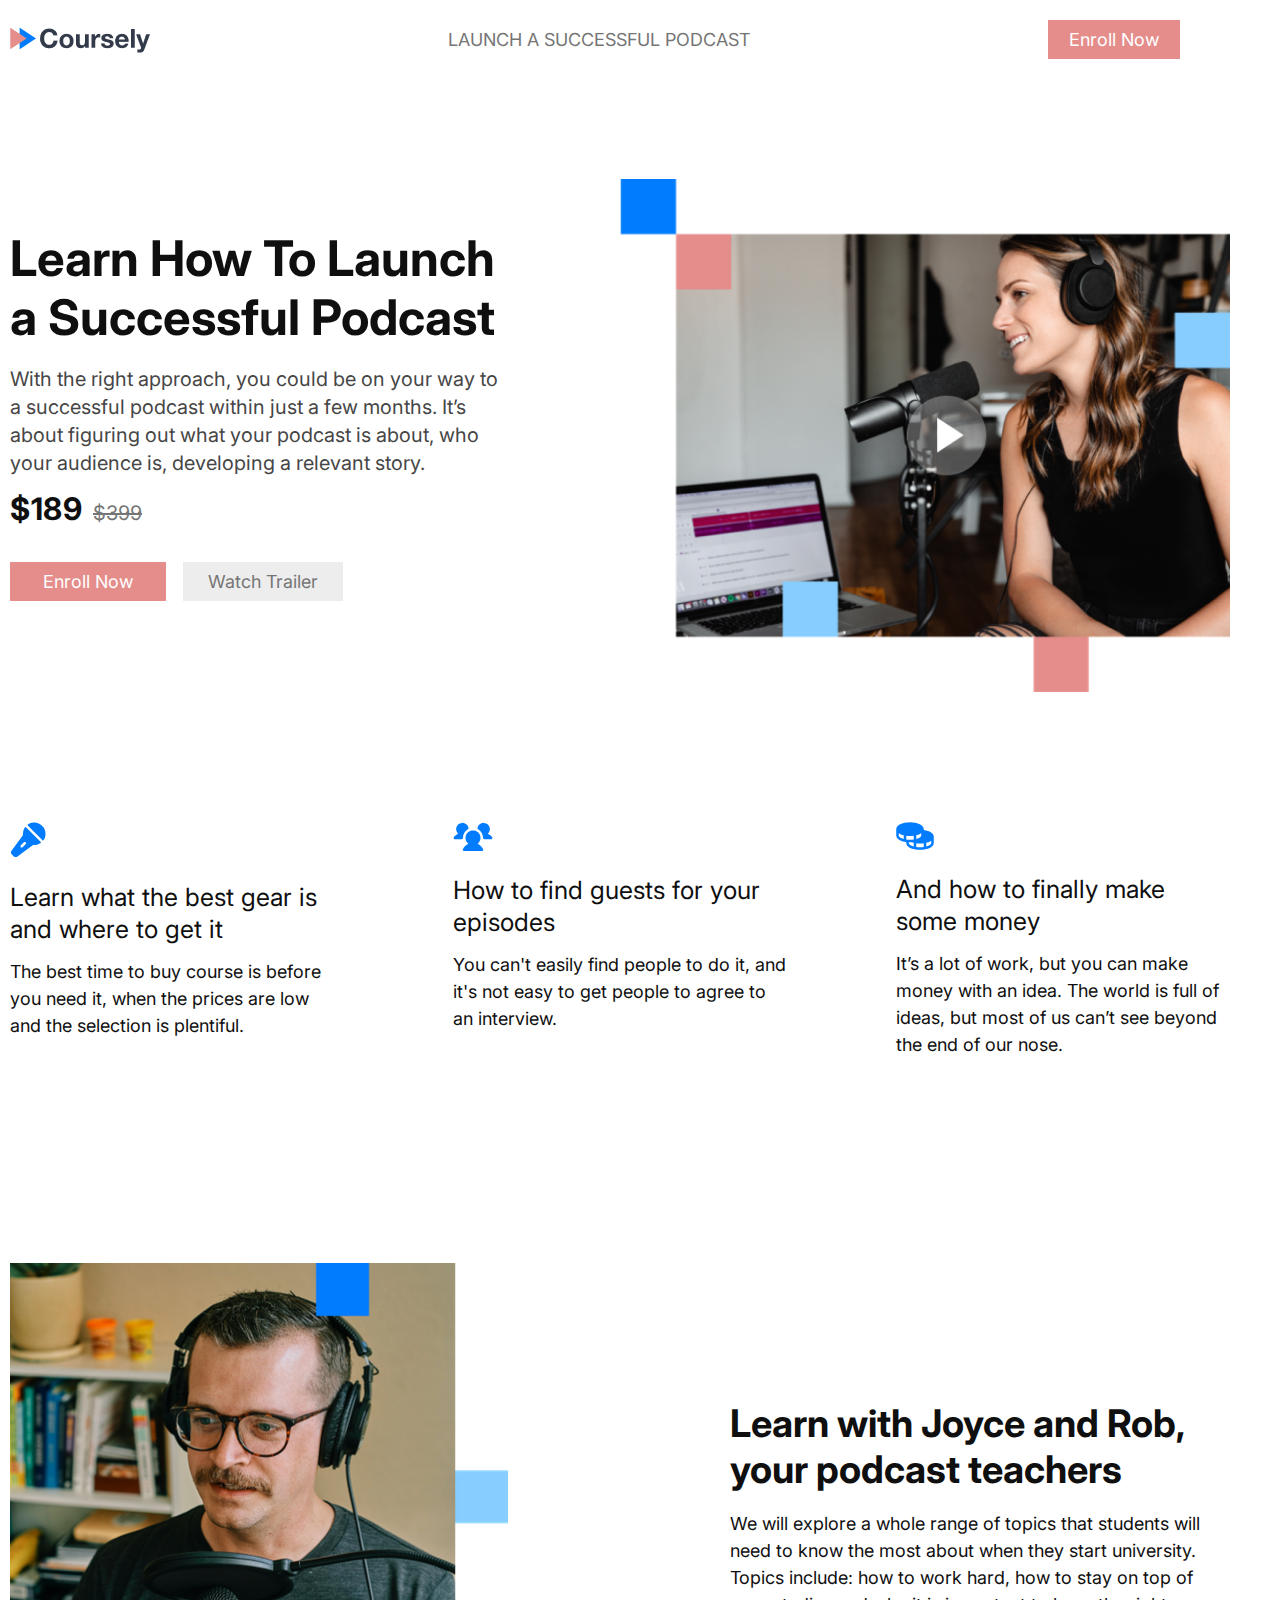
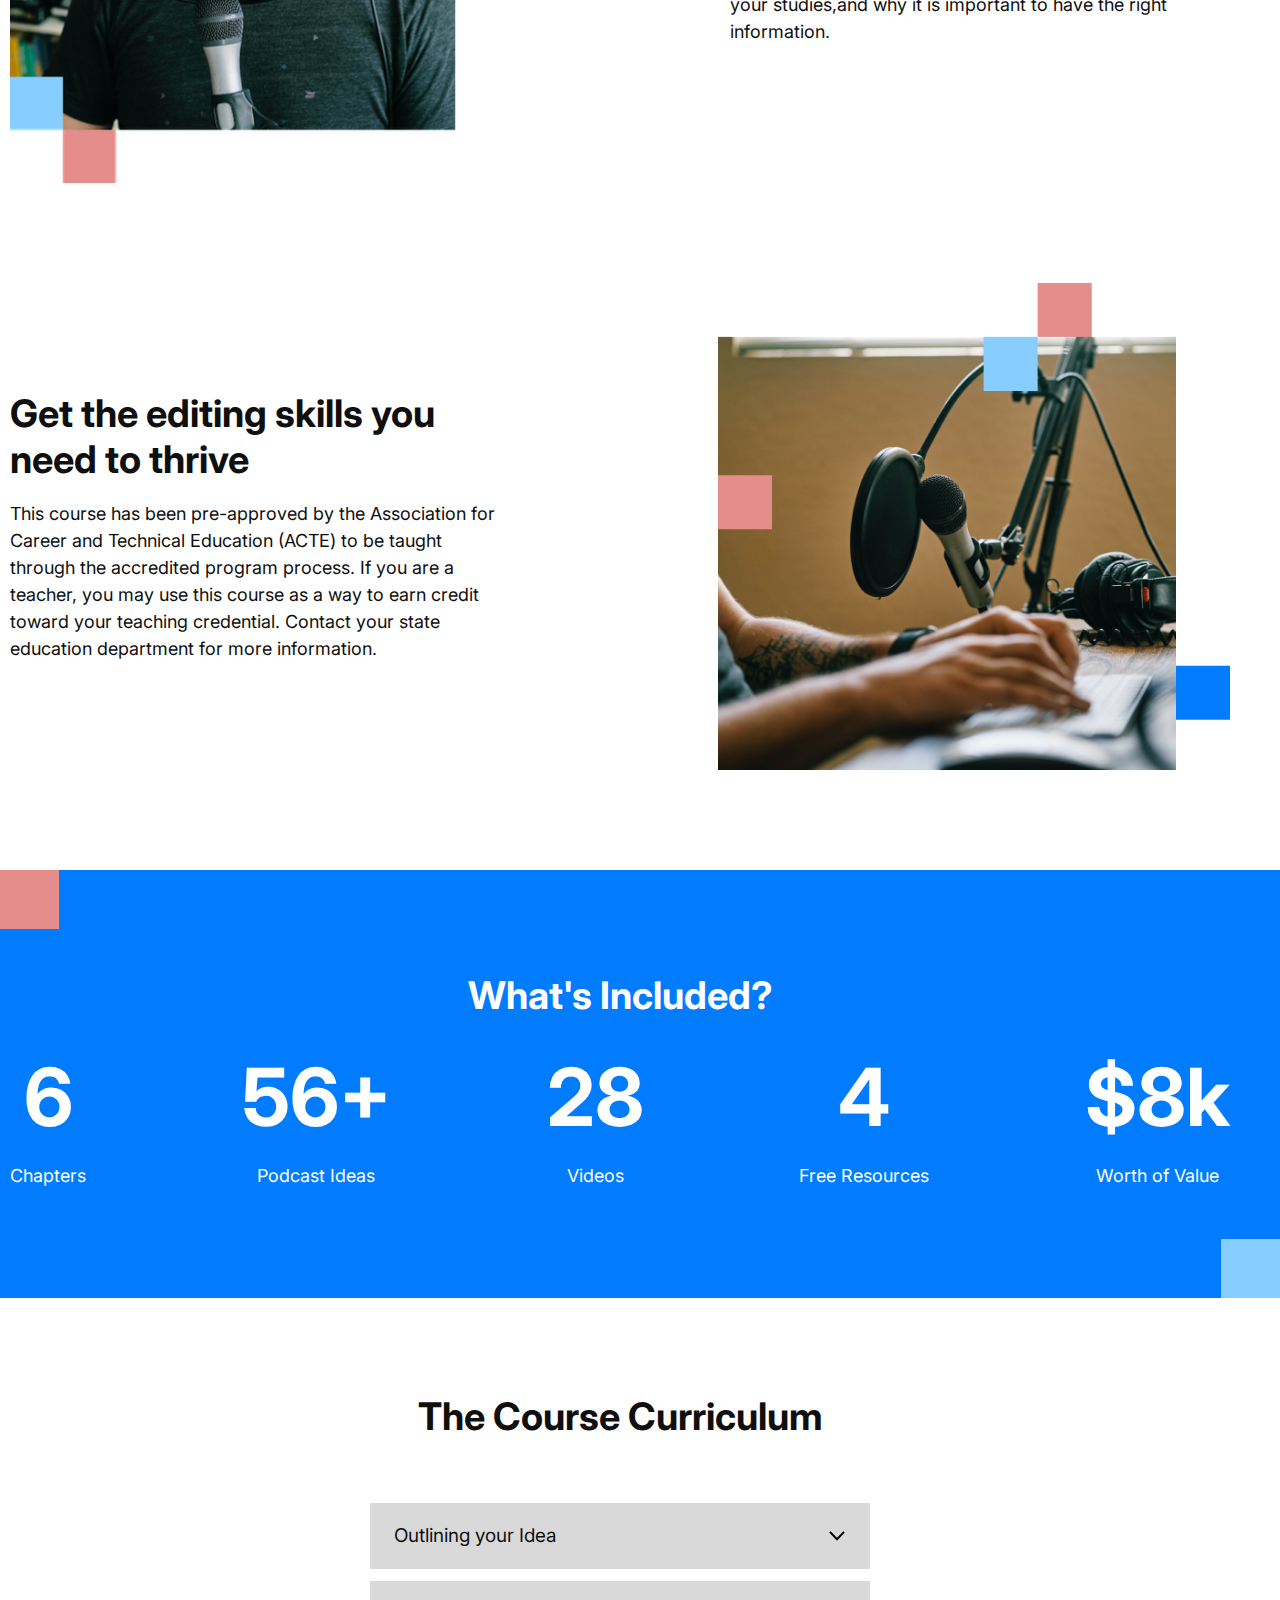
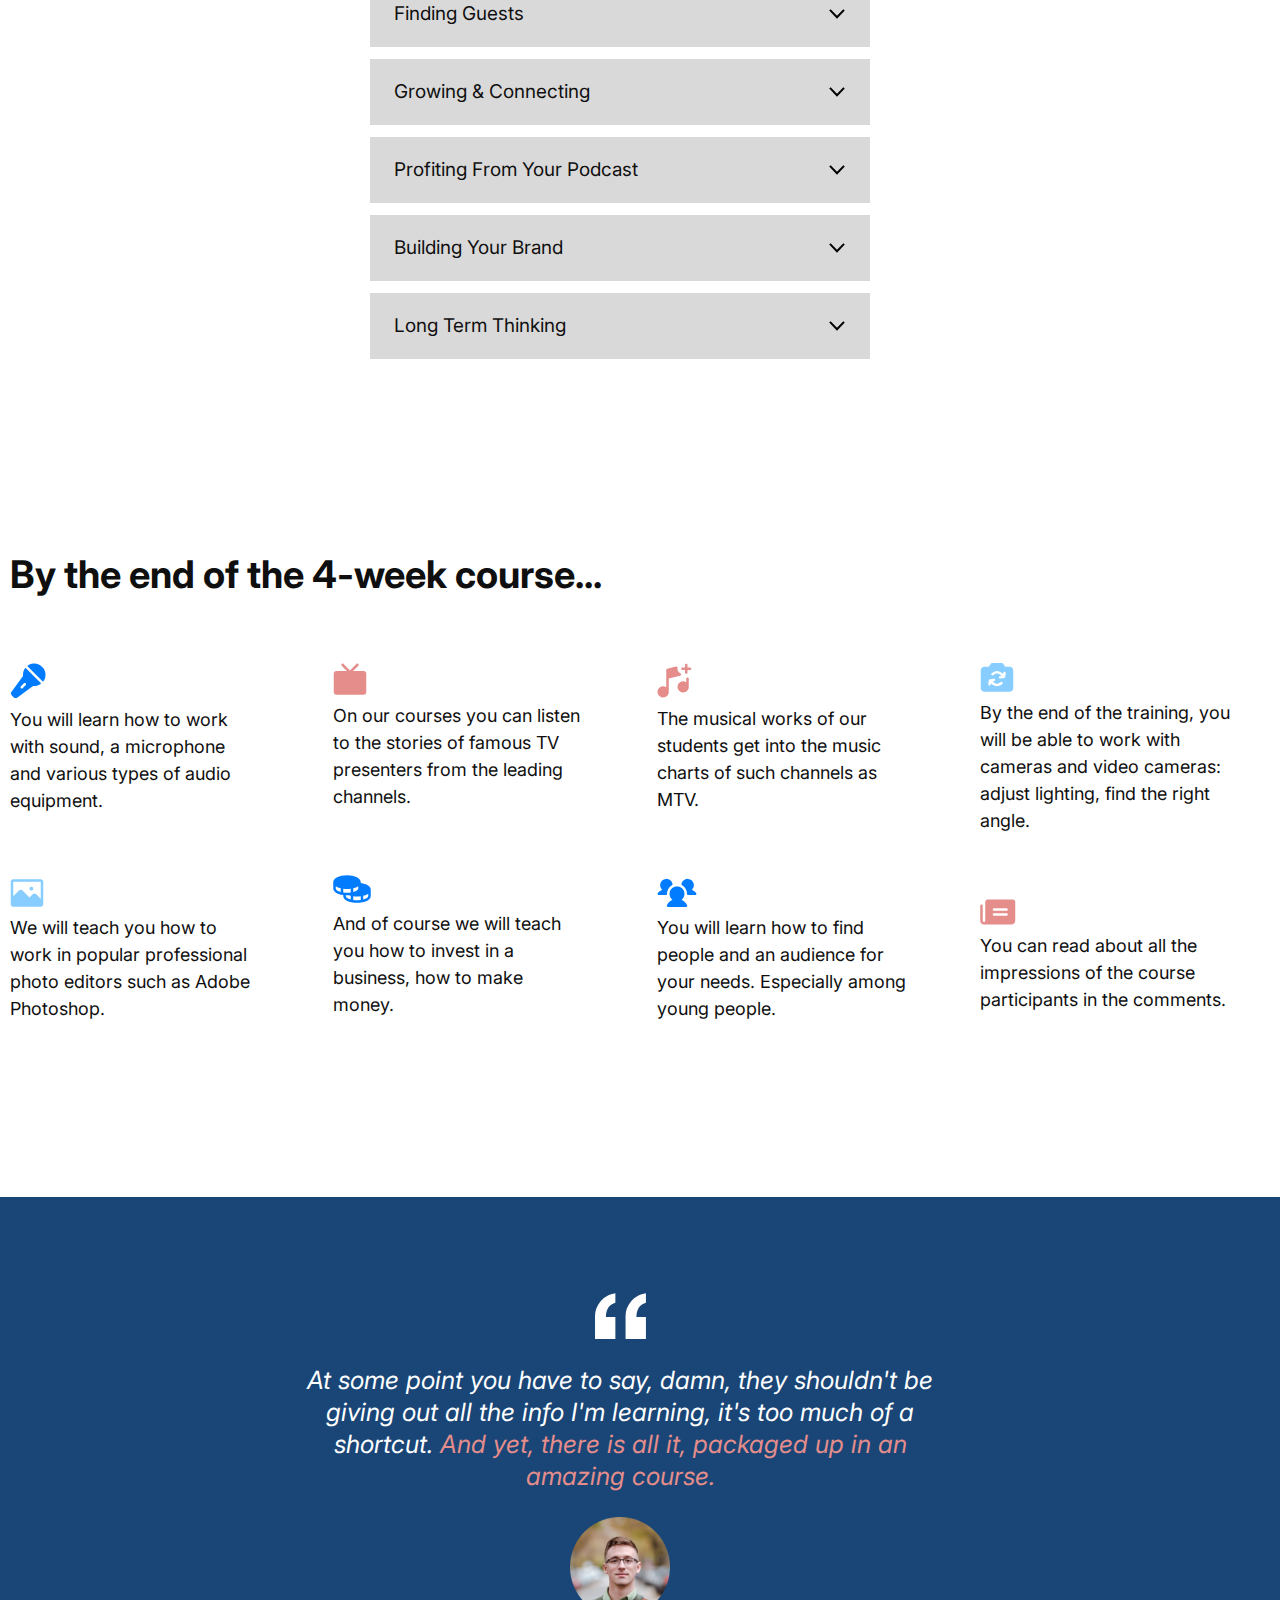
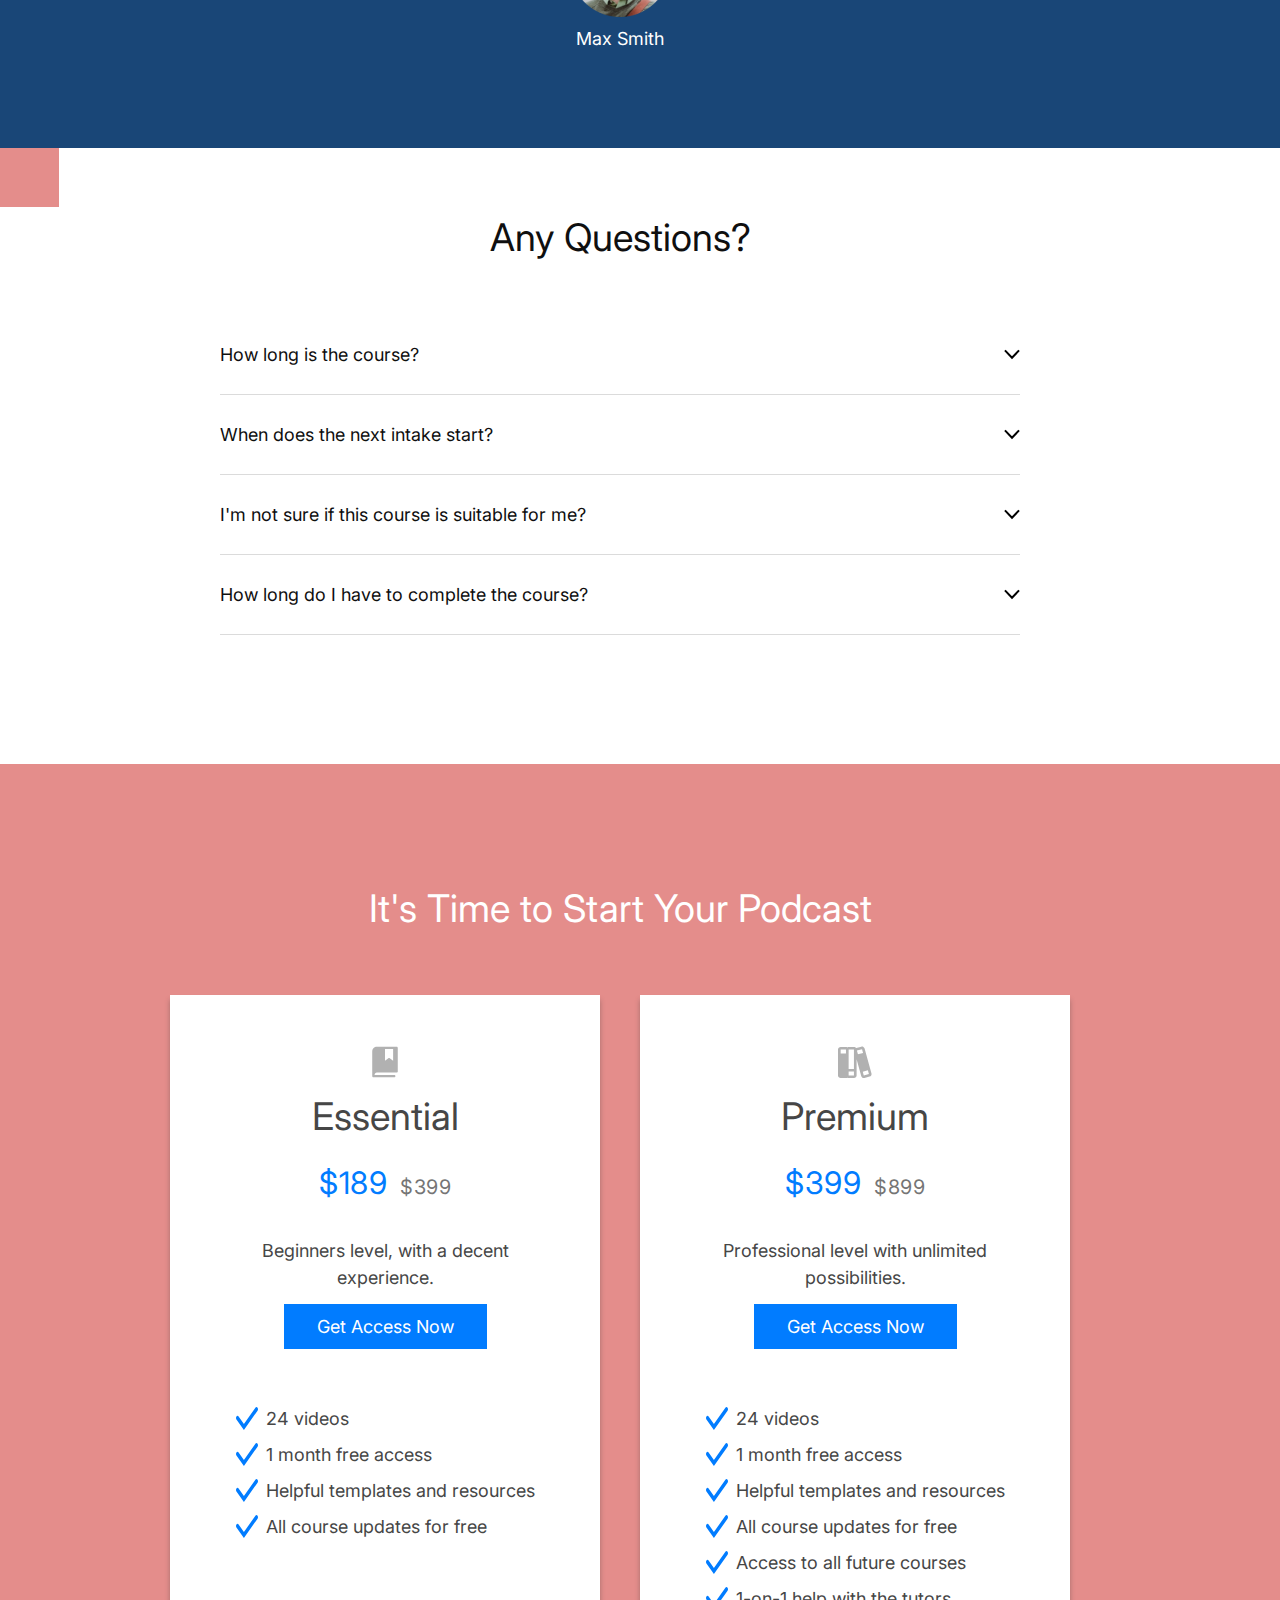
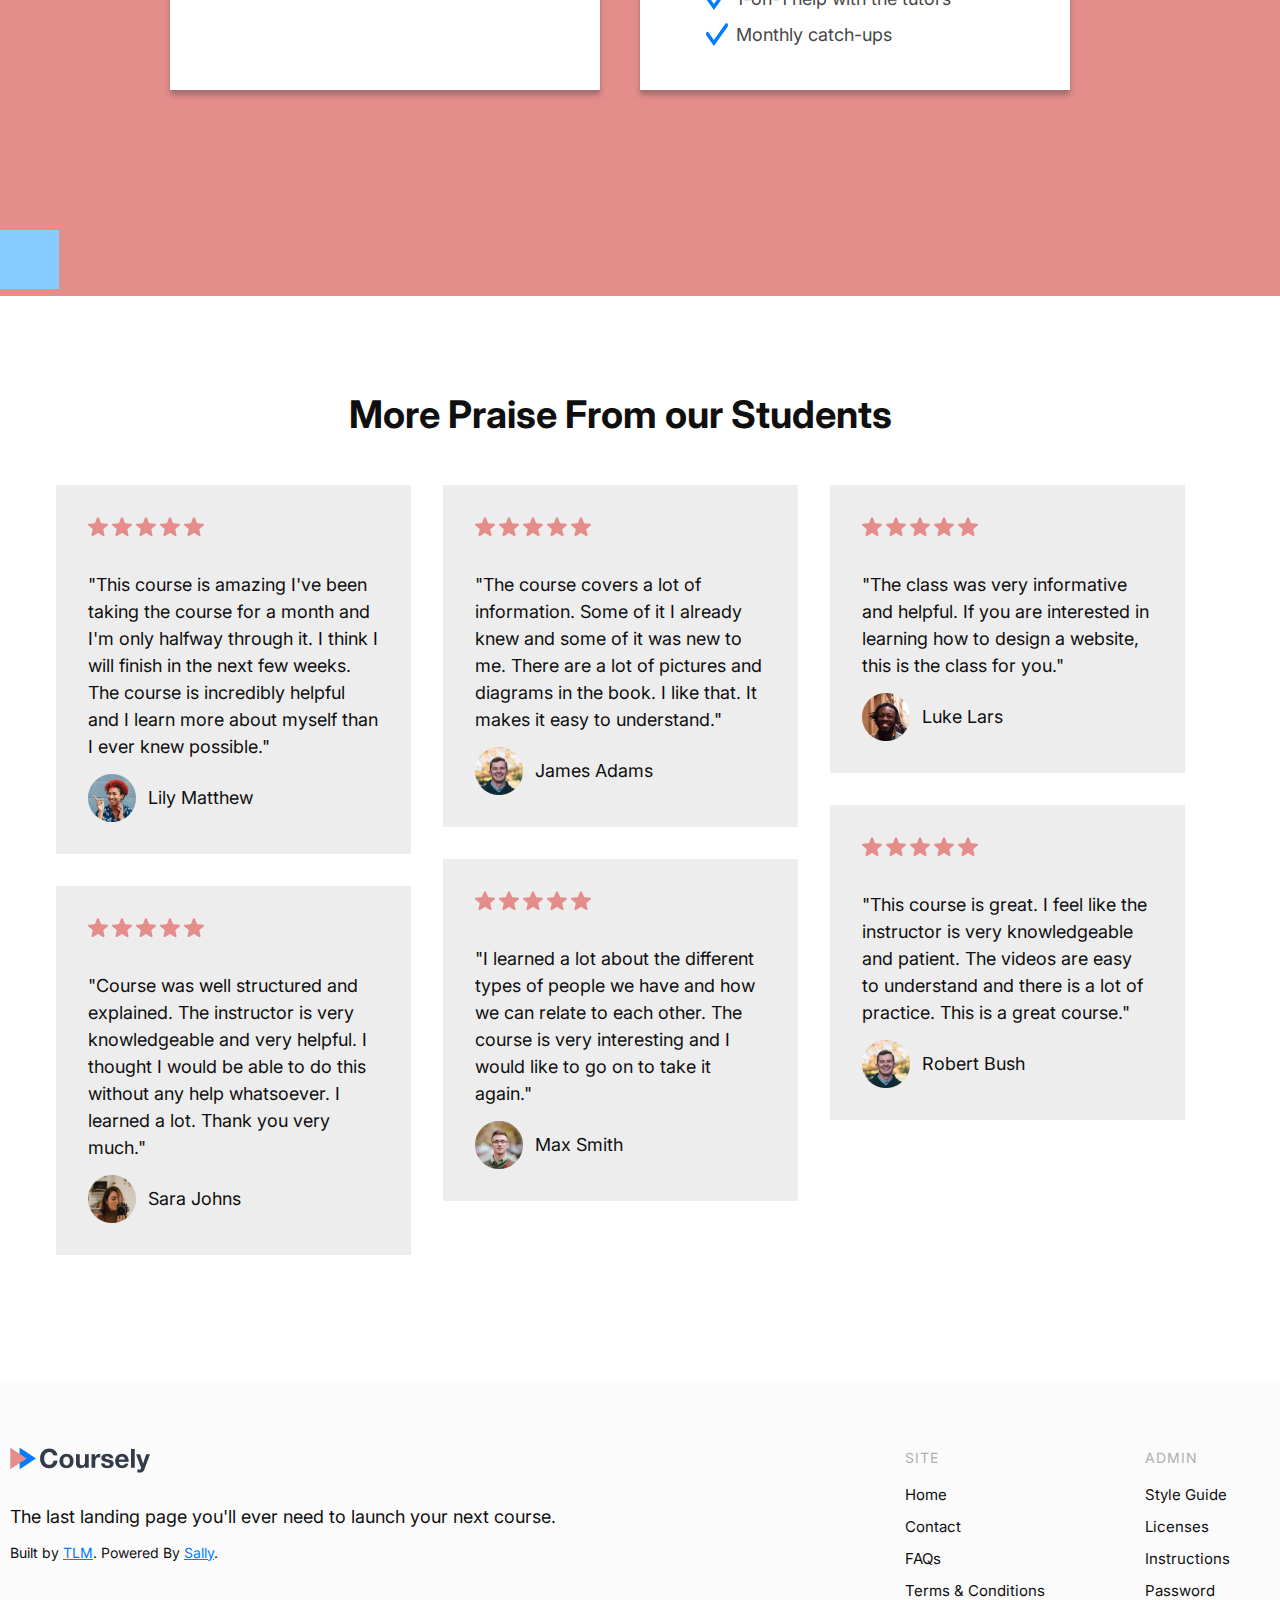
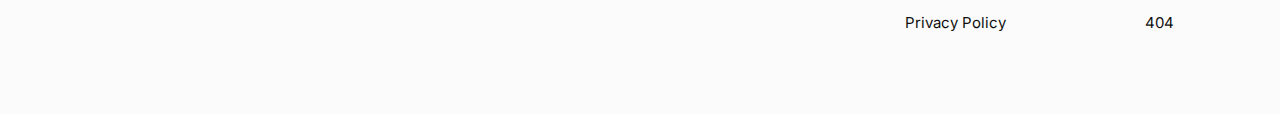
<file: index.html>
<!DOCTYPE html>
<html lang="en">
<head>
    <meta charset="UTF-8">
    <meta http-equiv="X-UA-Compatible" content="IE=edge">
    <meta name="viewport" content="width=device-width, initial-scale=1.0">
    <title>Course</title>
    <link rel="stylesheet" href="css/style.css">
</head>
<body> 
    <header class="header">
        <div class="container">           
            <img class='header-img' src="images/course.png" alt="logo">
            <p class="header-text">LAUNCH A SUCCESSFUL PODCAST</p>
            <a href="#start" class="header-btn">Enroll Now</a>
        </div>
    </header> 
    <main class="main">
        <section class="learn">
            <div class="container">
                <div class="learn__inner">
                    <h1 class="learn__inner-title">Learn How To Launch a Successful Podcast</h1>
                    <p class="learn__inner-text">With the right approach, you could be on your way to a successful podcast within just a few months. It’s about figuring out what your podcast is about, who your audience is, developing a relevant story.</p>
                    <div class="learn__price">
                        <p class="learn__new-price">$189</p>
                        <p class="learn__old-price">$399</p>
                    </div>
                    <a href="#start" class="learn__inner-btn">Enroll Now</a>
                    <a href='https://www.youtube.com/watch?v=89YkNp98NI0' target="_blank" class="learn__inner-watch">Watch Trailer</a>
                </div>
                <a class='learn-img-link' href='https://www.youtube.com/watch?v=89YkNp98NI0' target="_blank"><img class='learn-img' src="images/learn.png" alt="video"></a>
            </div>
        </section>
        <section class="facts">
            <div class="container">
                <div class="fact">
                    <img src="images/fact1.svg" alt="1" class="fact-img">
                    <p class="fact-title">Learn what the best gear is and where to get it</p>
                    <p class="fact-description">The best time to buy course is before you need it, when the prices are low and the selection is plentiful.</p>
                </div>
                <div class="fact">
                    <img src="images/fact2.svg" alt="2" class="fact-img">
                    <p class="fact-title">How to find guests for your episodes</p>
                    <p class="fact-description"> You can't easily find people to do it, and it's not easy to get people to agree to an interview.</p>
                </div>
                <div class="fact">
                    <img src="images/fact3.svg" alt="3" class="fact-img">
                    <p class="fact-title">And how to finally make some money</p>
                    <p class="fact-description">It’s a lot of work, but you can make money with an idea. The world is full of ideas, but most of us can’t see beyond the end of our nose. </p>
                </div>
            </div>
        </section>
        <section class="teachers">
            <div class="container">
                <div class="teacher">
                    <img src="images/teacher1.png" alt="Mike Smith" class="teacher-img">
                    <div class="teacher__info">
                        <p class="teacher__info-title">Learn with Joyce and Rob, your podcast teachers</p>
                        <p class="teacher__info-text">We will explore a whole range of topics that students will need to know the most about when they start university. Topics include: how to work hard, how to stay on top of your studies,and why it is important to have the right information.</p>
                    </div>
                </div>
                <div class="teacher">
                    <div class="teacher__info">
                        <p class="teacher__info-title">Get the editing skills you need to thrive</p>
                        <p class="teacher__info-text">This course has been pre-approved by the Association for Career and Technical Education (ACTE) to be taught through the accredited program process. If you are a teacher, you may use this course as a way to earn credit toward your teaching credential. Contact your state education department for more information.</p>
                    </div>
                    <img src="images/teacher2.png" alt="Get new skills" class="teacher-img">
                </div>
            </div>
        </section>
        <section class="include">
            <img src="images/include1.svg" alt="" class="include__top">
            <div class="container">
                <p class="include__inner-title">What's Included?</p>
                <div class="include__inner">                        
                        <div class="include__fact">
                            <p class="include__fact-title">6</p>
                            <p class="include__fact-description">Chapters</p>
                        </div>
                        <div class="include__fact">
                            <p class="include__fact-title">56+</p>
                            <p class="include__fact-description">Podcast Ideas</p>
                        </div>
                        <div class="include__fact">
                            <p class="include__fact-title">28</p>
                            <p class="include__fact-description">Videos</p>
                        </div>
                        <div class="include__fact">
                            <p class="include__fact-title">4</p>
                            <p class="include__fact-description">Free Resources</p>
                        </div>
                        <div class="include__fact">
                            <p class="include__fact-title">$8k</p>
                            <p class="include__fact-description">Worth of Value</p>
                        </div>
                    </div>
                
            </div>
            <img src="images/include2.svg" alt="" class="include__bottom">
        </section>
        <section class="list">
            <div class="container">
                <p class="list-title">The Course Curriculum</p>
                <div class="list__inner">

                    <div class="list__inner-item" onclick='displayHint(this.id)' id="list1">
                        <p class="list__inner-text">Outlining your Idea</p>
                        <img src="images/arrow.svg" alt="v" class="list__inner-arrow" id="arrow1">                        
                    </div>
                    <div class="list__inner-hint" id="hint1">
                        <p class="list__hint-text">The outline is designed to be a guide that will help you outline your ideas. It will give you a good idea of the structure of your story. Make sure you follow the outline while you are writing your story!</p>
                    </div>

                    <div class="list__inner-item" onclick='displayHint(this.id)' id="list2">
                        <p class="list__inner-text">Finding Guests</p>
                        <img src="images/arrow.svg" alt="v" class="list__inner-arrow" id="arrow2">                        
                    </div>
                    <div class="list__inner-hint" id="hint2">
                        <p class="list__hint-text">If you do not see the guests listed there, go to the "My Guestbook" tab to see all of your guestbook entries. You can add a guest to add their information to the guestbook.</p>
                    </div>
                    <div class="list__inner-item" onclick='displayHint(this.id)' id="list3">
                        <p class="list__inner-text">Growing & Connecting</p>
                        <img src="images/arrow.svg" alt="v" class="list__inner-arrow" id="arrow3">
                    </div>
                    <div class="list__inner-hint" id="hint3">
                        <p class="list__hint-text">The digital world is changing faster than ever. In fact, it’s changed faster than any other environment we’ve ever been in. But it’s not about the speed of change, it’s about how to capitalize and grow your business in this new environment.</p>
                    </div>
                    <div class="list__inner-item" onclick='displayHint(this.id)' id="list4">
                        <p class="list__inner-text">Profiting From Your Podcast</p>
                        <img src="images/arrow.svg" alt="v" class="list__inner-arrow" id="arrow4">
                    </div>
                    <div class="list__inner-hint" id="hint4">
                        <p class="list__hint-text">When you publish content on your website, you’re giving your visitors a valuable service. Now, if you’ve also linked to that content from your blog and social networks, you have an opportunity to take advantage of that value.</p>
                    </div>
                    <div class="list__inner-item" onclick='displayHint(this.id)' id="list5">
                        <p class="list__inner-text">Building Your Brand</p>
                        <img src="images/arrow.svg" alt="v" class="list__inner-arrow" id="arrow5">
                    </div>
                    <div class="list__inner-hint" id="hint5">
                        <p class="list__hint-text">Most of us have a few ideas about what we want to be in the world. We want to make sure our lives are fulfilling and satisfying so that we can enjoy the things that make us happy. But when it comes to building our personal brands, many of us are unsure of what to do next.</p>
                    </div>
                    <div class="list__inner-item" onclick='displayHint(this.id)' id="list6">
                        <p class="list__inner-text">Long Term Thinking</p>
                        <img src="images/arrow.svg" alt="v" class="list__inner-arrow" id="arrow6">
                    </div>
                    <div class="list__inner-hint" id="hint6">
                        <p class="list__hint-text">This means that it’s important to have a clear view of what’s happening in the world around the city. This will help us to understand where we are, where we’re going, and how we can build on that understanding.</p>
                    </div>
                </div>
            </div>
        </section>
        <section class="skills">
            <div class="container">
                <p class="skills-title">By the end of the 4-week course...</p>
                <div class="skills-list">
                    <div class="skill-group">
                        <div class="skill">
                            <img src="images/skills1.svg" alt="" class="skill-img">
                            <p class="skill-text">
                                You will learn how to work with sound, a microphone and various types of audio equipment.</p>
                        </div>
                        <div class="skill">
                            <img src="images/skills2.svg" alt="" class="skill-img">
                            <p class="skill-text">
                                We will teach you how to work in popular professional photo editors such as Adobe Photoshop.</p>
                        </div>
                    </div>
                    <div class="skill-group">
                        <div class="skill">
                            <img src="images/skills3.svg" alt="" class="skill-img">
                            <p class="skill-text">
                                On our courses you can listen to the stories of famous TV presenters from the leading channels.</p>
                        </div>
                        <div class="skill">
                            <img src="images/skills4.svg" alt="" class="skill-img">
                            <p class="skill-text">And of course we will teach you how to invest in a business, how to make money.</p>
                        </div>
                    </div>
                    <div class="skill-group">
                        <div class="skill">
                            <img src="images/skills5.svg" alt="" class="skill-img">
                            <p class="skill-text">The musical works of our students get into the music charts of such channels as MTV.</p>
                        </div>
                        <div class="skill">
                            <img src="images/skills6.svg" alt="" class="skill-img">
                            <p class="skill-text">You will learn how to find people and an audience for your needs. Especially among young people.</p>
                        </div>
                    </div>
                    <div class="skill-group">
                        <div class="skill">
                            <img src="images/skills7.svg" alt="" class="skill-img">
                            <p class="skill-text">By the end of the training, you will be able to work with cameras and video cameras: adjust lighting, find the right angle.</p>
                        </div>
                        <div class="skill">
                            <img src="images/skills8.svg" alt="" class="skill-img">
                            <p class="skill-text">You can read about all the impressions of the course participants in the comments.</p>
                        </div>
                    </div>
                </div>
            </div>
        </section>
        <section class="review">
            <div class="container">
                <img src="images/review-sign.svg" alt="" class="review__sign">
                <p class="review__text">At some point you have to say, damn, they shouldn't be giving out all the info I'm learning, it's too much of a shortcut.<span class="review__text-color"> And yet, there is all it, packaged up in an amazing course.</span></p>
                <img src="images/review-photo.png" alt="" class="review__photo">
                <p class="review__name">Max Smith</p>
            </div>
        </section>  
        <section class="questions">
            <img src="images/include1.svg" alt="" class="question-top-img">  
            <div class="container">
                <p class="questions-title">Any Questions?</p>
                <div class="question__inner">
                    <div class="questions__list">
                        <div class="question" onclick="displayAnswer(this.id)" id="que1">
                            <p class="question-title">How long is the course?</p>
                            <img src="images/arrow.svg" alt="v" class="question-arrow" id="ask1" >
                        </div>
                        <div class="answer" id="anw1">
                            <p class="question-answer">The course is designed for four months of study. In the first month, you will be introduced to the basics of computer programs. In the second and third, we will teach you how to work with the equipment. After that, you will have an exam.</p>
                        </div>
                        <div class="question" onclick="displayAnswer(this.id)" id="que2">
                            <p class="question-title">When does the next intake start?</p>
                            <img src="images/arrow.svg" alt="v" class="question-arrow" id="ask2">
                        </div>
                        <div class="answer" id="anw2">
                            <p class="question-answer">You can find out the nearest start date of the courses on our website, or find out by calling the phone number "7-800-555-05-05".</p>
                        </div>
                        <div class="question" onclick="displayAnswer(this.id)" id="que3">
                            <p class="question-title">I'm not sure if this course is suitable for me?</p>
                            <img src="images/arrow.svg" alt="v" class="question-arrow" id="ask3">
                        </div>
                        <div class="answer" id="anw3">
                            <p class="question-answer">You can try a 3 day trial version. It's absolutely free. During this time you will get to know our teaching methods and training program.</p>
                        </div>
                        <div class="question" onclick="displayAnswer(this.id)" id="que4">
                            <p class="question-title">How long do I have to complete the course?</p>
                            <img src="images/arrow.svg" alt="v" class="question-arrow" id="ask4">
                        </div>
                        <div class="answer" id="anw4">
                            <p class="question-answer">The entire course will take four and a half months. During this time, you will learn how to work with Adobe Photoshop, Adobe Premier, Ocenaudio and others. At the end, you will have a final exam. Upon completion, you will receive a course completion certificate.</p>
                        </div>
                    </div>
                </div>                
            </div>
        </section>
        <section class="start">
            <div class="container">
                <p class="start-title" id="start">It's Time to Start Your Podcast</p>
                <div class="start__inner">
                    <div class="start__card">
                        <img src="images/start1.svg" alt="" class="start__card-img">
                        <p class="start__card-title">Essential</p>
                        <div class="start-prices">
                            <p class="start__new-price">$189</p>
                            <p class="start__old-price">$399</p>
                        </div>
                        <p class="start__card-description">Beginners level, with a decent experience.</p>
                        <a href="essential.html" class="start-btn">Get Access Now</a>
                        <div class="start-list">
                            <div class="start-list-element">
                                <img src="images/mark.svg" alt="" class="start-mark">
                                <p class="start-plus">24 videos</p>
                            </div>
                            <div class="start-list-element">
                                <img src="images/mark.svg" alt="" class="start-mark">
                                <p class="start-plus">1 month free access</p>
                            </div>
                            <div class="start-list-element">
                                <img src="images/mark.svg" alt="" class="start-mark">
                                <p class="start-plus">Helpful templates and resources</p>
                            </div>
                            <div class="start-list-element">
                                <img src="images/mark.svg" alt="" class="start-mark">
                                <p class="start-plus">All course updates for free</p>
                            </div>
                        </div>
                    </div>
                    <div class="start__card">
                        <img src="images/start2.svg" alt="" class="start__card-img">
                        <p class="start__card-title">Premium</p>
                        <div class="start-prices">
                            <p class="start__new-price">$399</p>
                            <p class="start__old-price">$899</p>
                        </div>
                        <p class="start__card-description">Professional level with unlimited possibilities.</p>
                        <a href="premium.html" class="start-btn">Get Access Now</a>
                        <div class="start-list">
                            <div class="start-list-element">
                                <img src="images/mark.svg" alt="" class="start-mark">
                                <p class="start-plus">24 videos</p>
                            </div>
                            <div class="start-list-element">
                                <img src="images/mark.svg" alt="" class="start-mark">
                                <p class="start-plus">1 month free access</p>
                            </div>
                            <div class="start-list-element">
                                <img src="images/mark.svg" alt="" class="start-mark">
                                <p class="start-plus">Helpful templates and resources</p>
                            </div>
                            <div class="start-list-element">
                                <img src="images/mark.svg" alt="" class="start-mark">
                                <p class="start-plus">All course updates for free</p>
                            </div>
                            <div class="start-list-element">
                                <img src="images/mark.svg" alt="" class="start-mark">
                                <p class="start-plus">Access to all future courses</p>
                            </div>
                            <div class="start-list-element">
                                <img src="images/mark.svg" alt="" class="start-mark">
                                <p class="start-plus">1-on-1 help with the tutors</p>
                            </div>
                            <div class="start-list-element">
                                <img src="images/mark.svg" alt="" class="start-mark">
                                <p class="start-plus">Monthly catch-ups</p>
                            </div>
                        </div>
                    </div>
                </div>                
            </div>
            <img src="images/include2.svg" alt="" class="start__bottom-img">
        </section>  
        <section class="students">
            <div class="container">
                <p class="students__title">More Praise From our Students</p>
                <div class="students__inner">
                    <div class="student-column">
                        <div class="student">
                                <img src="images/stars.svg" alt="★ ★ ★ ★ ★" class="student-rank">
                                <p class="student-comment">"This course is amazing I've been taking the course for a month and I'm only halfway through it. I think I will finish in the next few weeks. The course is incredibly helpful and I learn more about myself than I ever knew possible."</p>   
                            <div class="student-person">
                                <img src="images/student1.png" alt="" class="student-photo">
                                <p class="student-name">Lily Matthew</p>
                            </div>
                        </div>
                        <div class="student">                            
                                <img src="images/stars.svg" alt="★ ★ ★ ★ ★" class="student-rank">
                                <p class="student-comment">"Course was well structured and explained. The instructor is very knowledgeable and very helpful. I thought I would be able to do this without any help whatsoever. I learned a lot. Thank you very much."</p>                            
                            <div class="student-person">
                                <img src="images/student2.png" alt="" class="student-photo">
                                <p class="student-name">Sara Johns</p>
                            </div>
                        </div>
                    </div>
                    <div class="student-column">
                        <div class="student">
                            <img src="images/stars.svg" alt="★ ★ ★ ★ ★" class="student-rank">
                            <p class="student-comment">"The course covers a lot of information. Some of it I already knew and some of it was new to me. There are a lot of pictures and diagrams in the book. I like that. It makes it easy to understand."</p>
                            <div class="student-person">
                                <img src="images/student3.png" alt="" class="student-photo">
                                <p class="student-name">James Adams</p>
                            </div>
                        </div>
                        <div class="student">
                            <img src="images/stars.svg" alt="★ ★ ★ ★ ★" class="student-rank">
                            <p class="student-comment">"I learned a lot about the different types of people we have and how we can relate to each other. The course is very interesting and I would like to go on to take it again."</p>
                            <div class="student-person">
                                <img src="images/student4.png" alt="" class="student-photo">
                                <p class="student-name">Max Smith</p>
                            </div>
                        </div>
                    </div>
                    <div class="student-column">
                        <div class="student">
                            <img src="images/stars.svg" alt="★ ★ ★ ★ ★" class="student-rank">
                            <p class="student-comment">"The class was very informative and helpful. If you are interested in learning how to design a website, this is the class for you."</p>
                            <div class="student-person">
                                <img src="images/student5.png" alt="" class="student-photo">
                                <p class="student-name">Luke Lars</p>
                            </div>
                        </div>
                        <div class="student">
                            <img src="images/stars.svg" alt="★ ★ ★ ★ ★" class="student-rank">
                            <p class="student-comment">"This course is great. I feel like the instructor is very knowledgeable and patient. The videos are easy to understand and there is a lot of practice. This is a great course."</p>
                            <div class="student-person">
                                <img src="images/student6.png" alt="" class="student-photo">
                                <p class="student-name">Robert Bush</p>
                            </div>
                        </div>
                    </div>
                </div>
            </div>
        </section>
    </main>
    <footer class="footer">
        <div class="container">
            <div class="footer-left">
                <img src="images/course.png" alt="" class="footer-logo">
                <p class="footer-text">The last landing page you'll ever need to launch your next course.</p>
                <p class="footer-credits">Built by <span class="footer-credits-name">TLM</span>. Powered By <span class="footer-credits-name">Sally</span>.</p>
            </div>
            <div class="footer-right">
                <div class="footer__nav">
                    <p class="footer__nav-title">Site</p>
                    <a href="#" class="footer__link">Home</a>
                    <a href="#" class="footer__link">Contact</a>
                    <a href="#" class="footer__link">FAQs</a>
                    <a href="#" class="footer__link">Terms & Conditions</a>
                    <a href="#" class="footer__link">Privacy Policy</a>
                </div>
                <div class="footer__nav">
                    <p class="footer__nav-title">Admin</p>
                    <a href="#" class="footer__link">Style Guide</a>
                    <a href="#" class="footer__link">Licenses</a>
                    <a href="#" class="footer__link">Instructions</a>
                    <a href="#" class="footer__link">Password</a>
                    <a href="#" class="footer__link">404</a>
                </div>
            </div>
        </div>
    </footer>
    <script src="https://code.jquery.com/jquery-2.1.0.js"></script>
    <script src="js/script.js"></script>
</body>
</html>
</file>
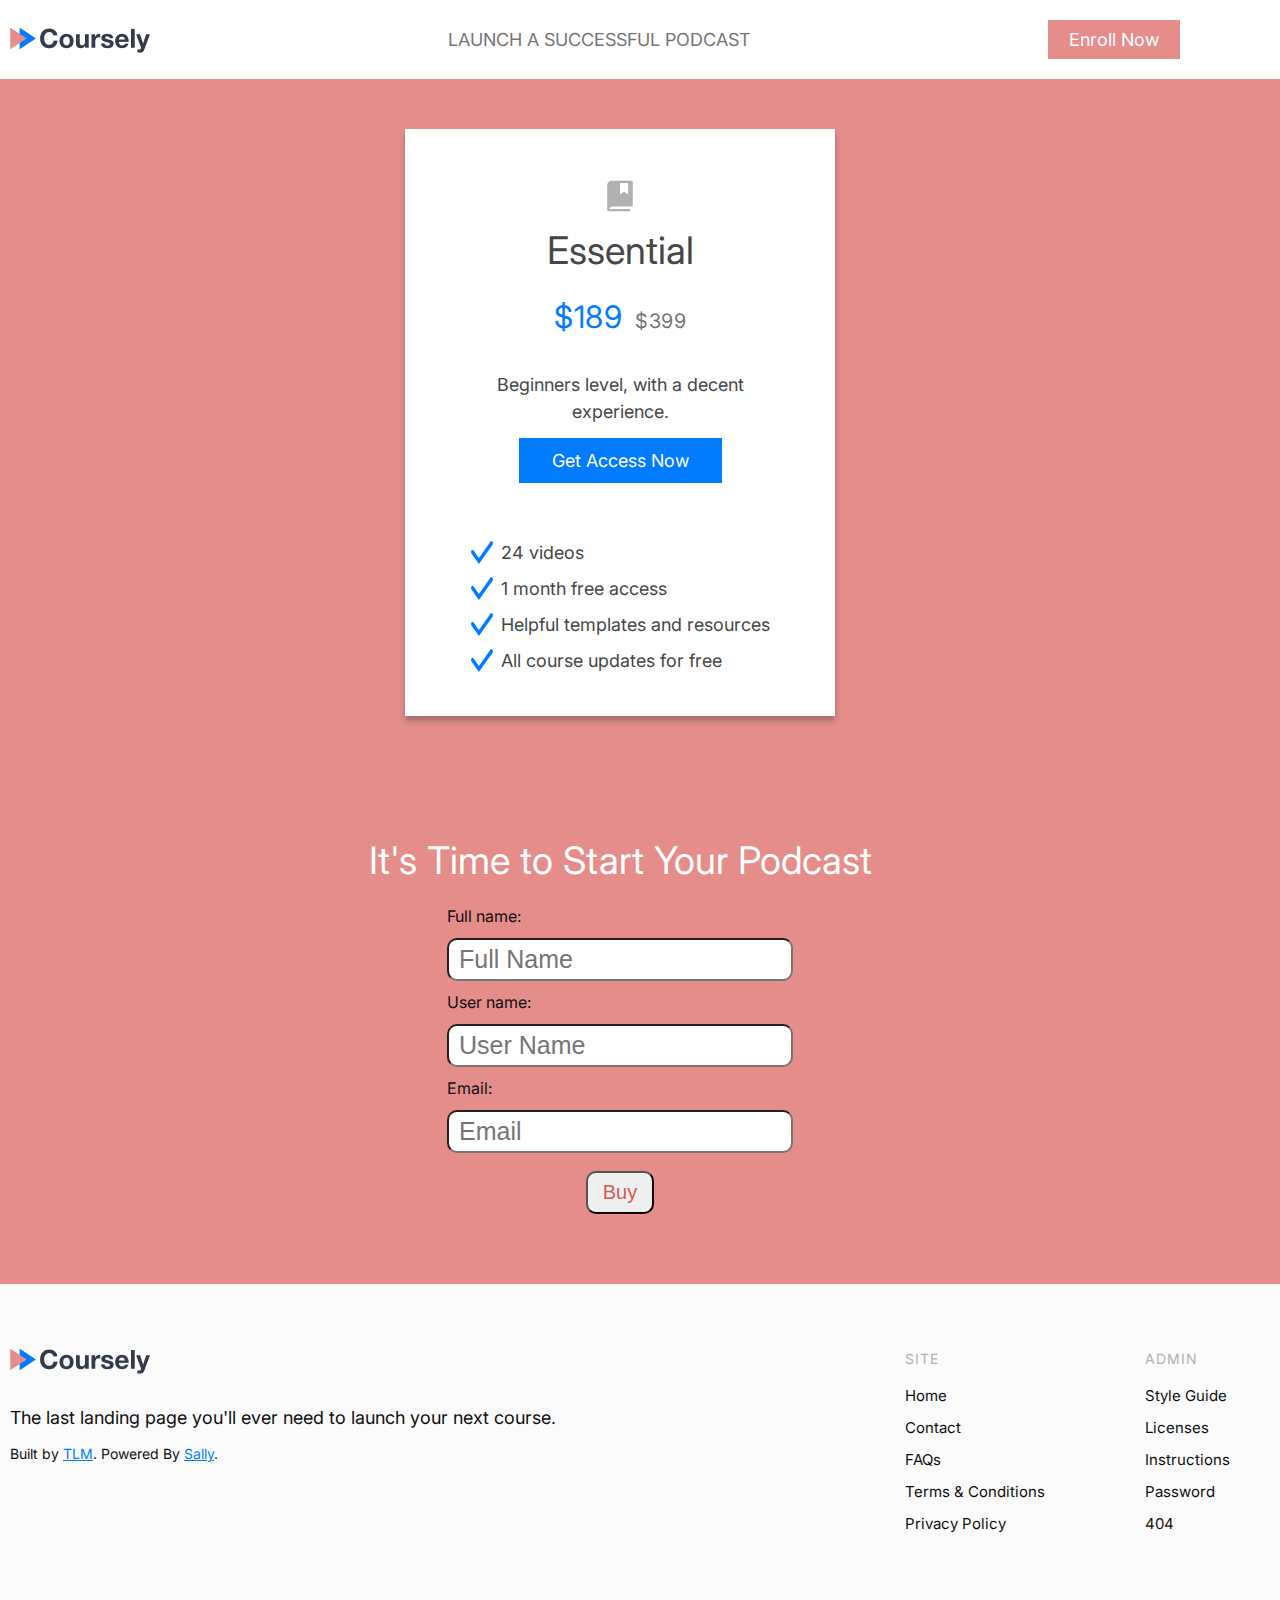
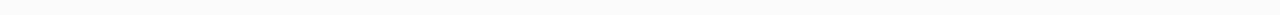
<file: essential.html>
<!DOCTYPE html>
<html lang="en">
<head>
    <meta charset="UTF-8">
    <meta http-equiv="X-UA-Compatible" content="IE=edge">
    <meta name="viewport" content="width=device-width, initial-scale=1.0">
    <title>Course</title>
    <link rel="stylesheet" href="css/style.css">
    <link rel='stylesheet' href="css/buy.css">
</head>
<body>
    <header class="header">
        <div class="container">
            <img class='header-img' src="images/course.png" alt="logo">
            <p class="header-text">LAUNCH A SUCCESSFUL PODCAST</p>
            <a href="#start" class="header-btn">Enroll Now</a>
        </div>
    </header>
    <main class="main">
        <section class="start">
            <div class="container">
                <div class="start__inner">
                    <div class="start__card">
                        <img src="images/start1.svg" alt="" class="start__card-img">
                        <p class="start__card-title">Essential</p>
                        <div class="start-prices">
                            <p class="start__new-price">$189</p>
                            <p class="start__old-price">$399</p>
                        </div>
                        <p class="start__card-description">Beginners level, with a decent experience.</p>
                        <a href="#start" class="start-btn">Get Access Now</a>
                        <div class="start-list">
                            <div class="start-list-element">
                                <img src="images/mark.svg" alt="" class="start-mark">
                                <p class="start-plus">24 videos</p>
                            </div>
                            <div class="start-list-element">
                                <img src="images/mark.svg" alt="" class="start-mark">
                                <p class="start-plus">1 month free access</p>
                            </div>
                            <div class="start-list-element">
                                <img src="images/mark.svg" alt="" class="start-mark">
                                <p class="start-plus">Helpful templates and resources</p>
                            </div>
                            <div class="start-list-element">
                                <img src="images/mark.svg" alt="" class="start-mark">
                                <p class="start-plus">All course updates for free</p>
                            </div>
                        </div>
                    </div>
                </div>
            </div>
        </section>
        <section class="buy">
            <div class="container">
                <p class="start-title" id="start">It's Time to Start Your Podcast</p>
                
                <div class="buy-form">
                    <form action="#" method="post">
                        <p class="buy-form-text">Full name:</p>
                        <input type="text" name="fullname" placeholder="Full Name">
                        <p class="buy-form-text">User name:</p>
                        <input type="text" name="username" placeholder="User Name">
                        <p class="buy-form-text">Email:</p>
                        <input type="email" name="email" placeholder="Email">
                        <br>
                        <div class="buy-form-button"><button type="reset" onclick='buyFunction()' class="buy-btn">Buy</button></div>
                    </form>
                </div>
            </div>
        </section>
    </main>
    <footer class="footer">
        <div class="container">
            <div class="footer-left">
                <img src="images/course.png" alt="" class="footer-logo">
                <p class="footer-text">The last landing page you'll ever need to launch your next course.</p>
                <p class="footer-credits">Built by <span class="footer-credits-name">TLM</span>. Powered By <span class="footer-credits-name">Sally</span>.</p>
            </div>
            <div class="footer-right">
                <div class="footer__nav">
                    <p class="footer__nav-title">Site</p>
                    <a href="#" class="footer__link">Home</a>
                    <a href="#" class="footer__link">Contact</a>
                    <a href="#" class="footer__link">FAQs</a>
                    <a href="#" class="footer__link">Terms & Conditions</a>
                    <a href="#" class="footer__link">Privacy Policy</a>
                </div>
                <div class="footer__nav">
                    <p class="footer__nav-title">Admin</p>
                    <a href="#" class="footer__link">Style Guide</a>
                    <a href="#" class="footer__link">Licenses</a>
                    <a href="#" class="footer__link">Instructions</a>
                    <a href="#" class="footer__link">Password</a>
                    <a href="#" class="footer__link">404</a>
                </div>
            </div>
        </div>
    </footer>
    <script src="js/script.js"></script>
</body>
</html>
</file>
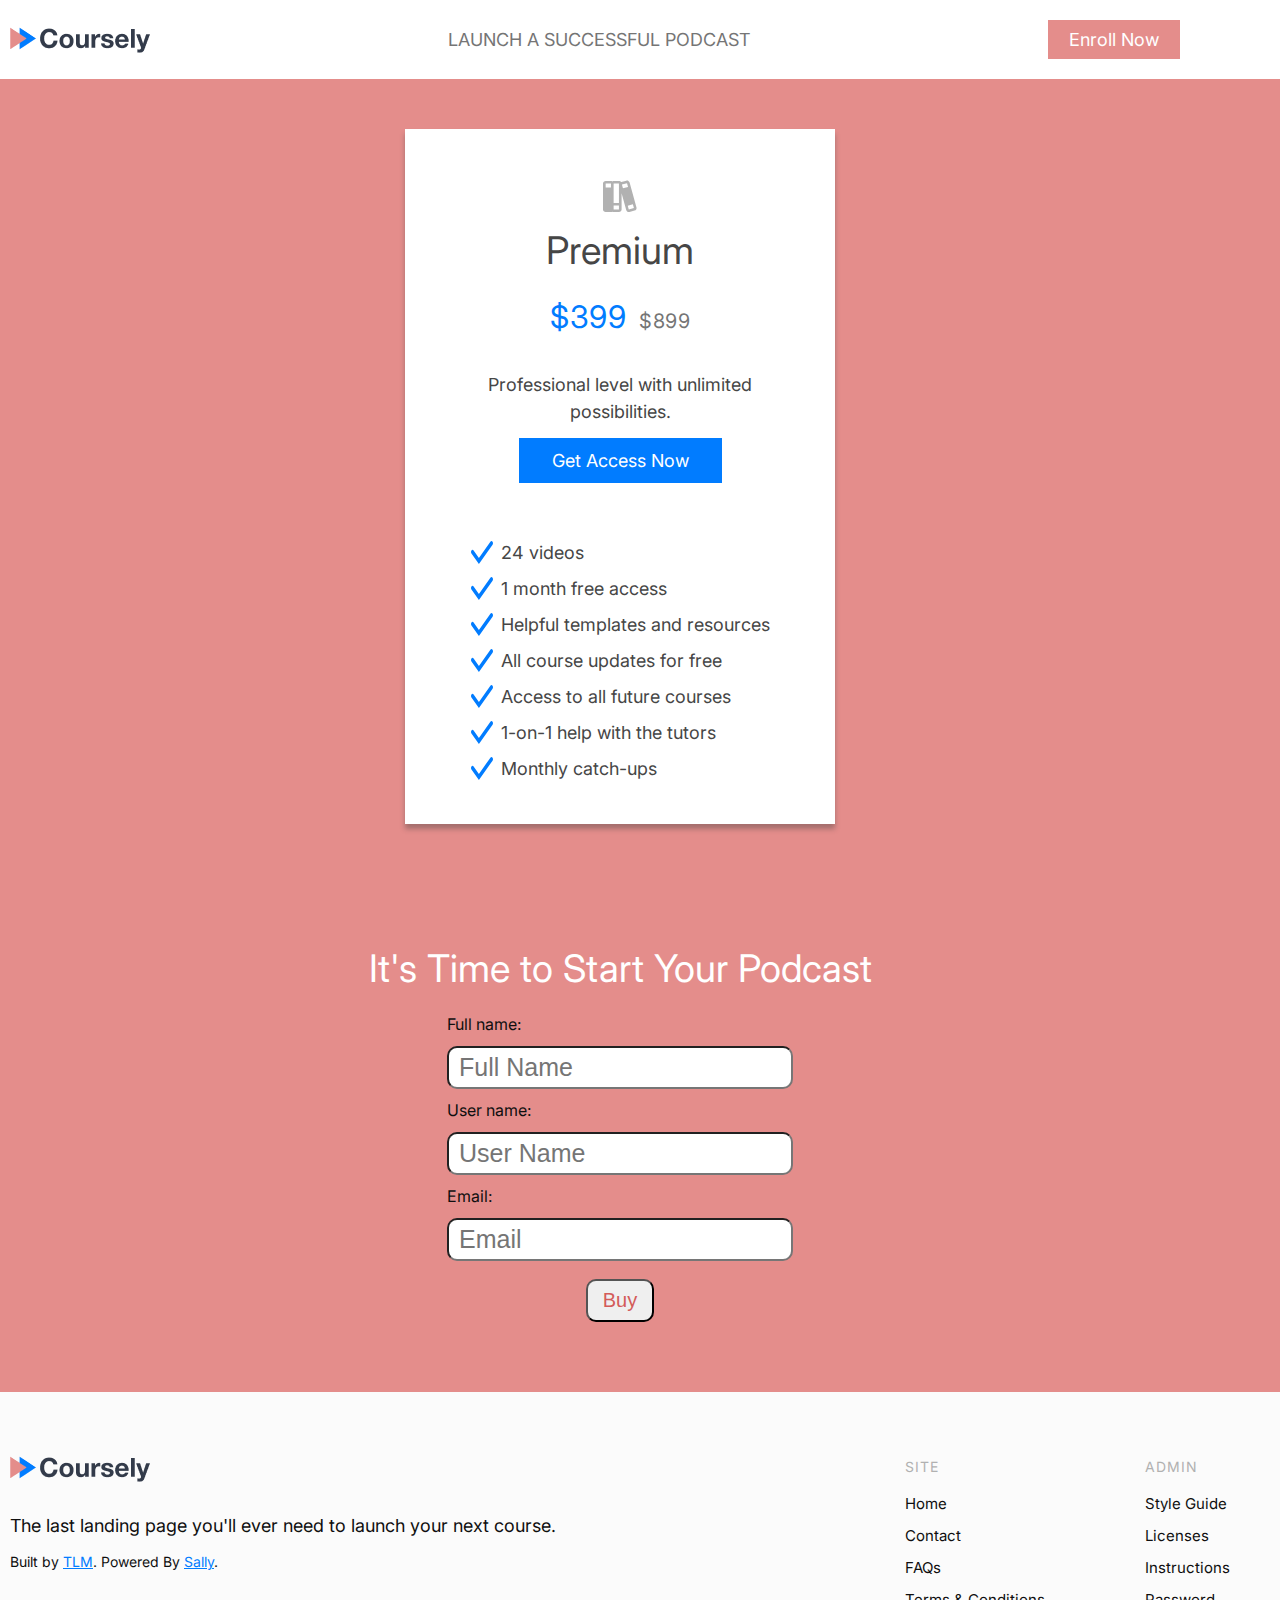
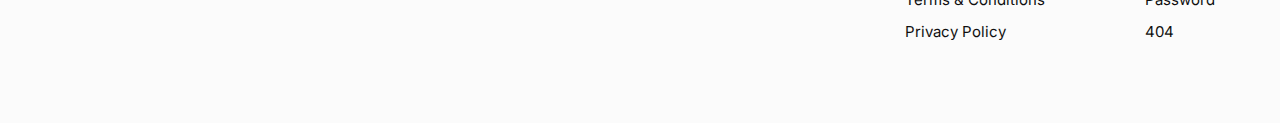
<file: premium.html>
<!DOCTYPE html>
<html lang="en">
<head>
    <meta charset="UTF-8">
    <meta http-equiv="X-UA-Compatible" content="IE=edge">
    <meta name="viewport" content="width=device-width, initial-scale=1.0">
    <title>Course</title>
    <link rel="stylesheet" href="css/style.css">
    <link rel='stylesheet' href="css/buy.css">
</head>
<body>
    <header class="header">
        <div class="container">
            <img class='header-img' src="images/course.png" alt="logo">
            <p class="header-text">LAUNCH A SUCCESSFUL PODCAST</p>
            <a href="#start" class="header-btn">Enroll Now</a>
        </div>
    </header> 
    <main class="main">
        <section class="start">
            <div class="container">
                <div class="start__inner">
                    <div class="start__card">
                        <img src="images/start2.svg" alt="" class="start__card-img">
                        <p class="start__card-title">Premium</p>
                        <div class="start-prices">
                            <p class="start__new-price">$399</p>
                            <p class="start__old-price">$899</p>
                        </div>
                        <p class="start__card-description">Professional level with unlimited possibilities.</p>
                        <a href="#start" class="start-btn">Get Access Now</a>
                        <div class="start-list">
                            <div class="start-list-element">
                                <img src="images/mark.svg" alt="" class="start-mark">
                                <p class="start-plus">24 videos</p>
                            </div>
                            <div class="start-list-element">
                                <img src="images/mark.svg" alt="" class="start-mark">
                                <p class="start-plus">1 month free access</p>
                            </div>
                            <div class="start-list-element">
                                <img src="images/mark.svg" alt="" class="start-mark">
                                <p class="start-plus">Helpful templates and resources</p>
                            </div>
                            <div class="start-list-element">
                                <img src="images/mark.svg" alt="" class="start-mark">
                                <p class="start-plus">All course updates for free</p>
                            </div>
                            <div class="start-list-element">
                                <img src="images/mark.svg" alt="" class="start-mark">
                                <p class="start-plus">Access to all future courses</p>
                            </div>
                            <div class="start-list-element">
                                <img src="images/mark.svg" alt="" class="start-mark">
                                <p class="start-plus">1-on-1 help with the tutors</p>
                            </div>
                            <div class="start-list-element">
                                <img src="images/mark.svg" alt="" class="start-mark">
                                <p class="start-plus">Monthly catch-ups</p>
                            </div>
                        </div>
                    </div>
                </div>
            </div>
        </section>
        <section class="buy">
            <div class="container">
                <p class="start-title" id="start">It's Time to Start Your Podcast</p>
                
                <div class="buy-form">
                    <form action="#" method="post">
                        <p class="buy-form-text">Full name:</p>
                        <input type="text" name="fullname" placeholder="Full Name">
                        <p class="buy-form-text">User name:</p>
                        <input type="text" name="username" placeholder="User Name">
                        <p class="buy-form-text">Email:</p>
                        <input type="email" name="email" placeholder="Email">
                        <br>
                        <div class="buy-form-button"><button type="reset" onclick='buyFunction()' class="buy-btn">Buy</button></div>
                    </form>
                </div>
            </div>
        </section>
    </main>
    <footer class="footer">
        <div class="container">
            <div class="footer-left">
                <img src="images/course.png" alt="" class="footer-logo">
                <p class="footer-text">The last landing page you'll ever need to launch your next course.</p>
                <p class="footer-credits">Built by <span class="footer-credits-name">TLM</span>. Powered By <span class="footer-credits-name">Sally</span>.</p>
            </div>
            <div class="footer-right">
                <div class="footer__nav">
                    <p class="footer__nav-title">Site</p>
                    <a href="#" class="footer__link">Home</a>
                    <a href="#" class="footer__link">Contact</a>
                    <a href="#" class="footer__link">FAQs</a>
                    <a href="#" class="footer__link">Terms & Conditions</a>
                    <a href="#" class="footer__link">Privacy Policy</a>
                </div>
                <div class="footer__nav">
                    <p class="footer__nav-title">Admin</p>
                    <a href="#" class="footer__link">Style Guide</a>
                    <a href="#" class="footer__link">Licenses</a>
                    <a href="#" class="footer__link">Instructions</a>
                    <a href="#" class="footer__link">Password</a>
                    <a href="#" class="footer__link">404</a>
                </div>
            </div>
        </div>
    </footer>
    <script src="js/script.js"></script>
</body>
</html>
</file>
<file: css/style.css>
@import url('https://fonts.googleapis.com/css2?family=Inter&display=swap');

* {
    margin: 0;
    padding: 0;
}

body{
    background: #fff;
    font-family: "Inter", sans-serif;
    font-size: 18px;
    line-height: 27px;
    color: #0F0F0F;
}

.container{
    max-width: 1220px;
    margin: 0 auto;
}

.header{
    margin-bottom: 100px;
    padding: 20px 0;
}

.header .container{
    display: flex;
    justify-content: space-between;
    align-items: center;
}

.header-text{
    color: #757575;
    text-transform: uppercase;
}

.header-btn{
    margin-right: 50px;
    padding: 5px 20px;
    background-color:#E48D8B;
    color: #fff;
    text-decoration: none;
    transition: 0.5s;
    border: 1px solid transparent;
}

.header-btn:hover{
    color: #E48D8B;
    background: #f5e6e6;
    border: 1px solid #E48D8B;;
}

.learn .container{
    display: flex;
    justify-content: space-between;
}

.learn__inner{
    max-width: 494px;
}

.learn__inner-title{
    font-size: 49px;
    line-height: 59px;
    margin: 50px 0 18px;
}

.learn__inner-text{
    color:#464646;
    font-size: 20px;
    line-height: 28px;
    margin-bottom: 13px;
}

.learn__price{
    margin-bottom: 40px;
}

.learn__new-price{
    display: inline-block;
    font-size: 31px;
    line-height: 38px;
    letter-spacing: 0.5px;
    font-weight: 700;
    margin-right: 6px;
}

.learn__old-price{
    color: #757575;
    display: inline-block;
    font-size: 20px;
    line-height: 22px;
    text-decoration-line: line-through;
}

.learn__inner-btn{
    background:#E48D8B;
    color: #FFFFFF;
    padding: 8px 32px;
    text-decoration: none;
    margin-right: 12px;
    border: 1px solid transparent;
    transition: 0.5s;
}

.learn__inner-btn:hover{
    color: #E48D8B;
    background: #f5e6e6;
    border: 1px solid #E48D8B;;
}

.learn__inner-watch{
    color: #757575;
    text-decoration: none;
    background: #EDEDED;
    padding: 8px 24px;
    border: 1px solid transparent;
    transition: 0.5s;
}

.learn__inner-watch:hover{
    color: #EDEDED;
    background: #757575;
    border: 1px solid #EDEDED;
}

.learn-img-link{
    width: 50%;
}

.learn-img{
    width: 100%;
    margin-bottom: 122px;
}

.facts .container{
    display: flex;
    justify-content: space-between;
}

.fact{
    max-width: 334px;
}

.fact-img{
    margin-bottom: 16px;
}

.fact-title{
    font-size: 25px;
    line-height: 32px;
    margin-bottom: 13px;
}

.fact-description{
    margin-bottom: 205px;
}

.teacher{
    display: flex;
    align-items: center;
    justify-content: space-between;
    margin-bottom: 100px;
}


.teacher__info{
    max-width: 500px;
}

.teacher__info-title{
    margin-bottom: 18px;
    font-weight: 700;
    font-size: 38px;
    line-height: 46px;
}

.include{
    background:#017CFF;
    color: #fff;
    margin-bottom: 95px;
}

.include__inner{
    display: flex;
    justify-content: space-between;
}

.include__top{
    margin-bottom: 36px;
}

.include__bottom{
    display: flex;
    margin-left: calc(100% - 59px);
}

.include__fact{
    display: flex;
    align-items: center;
    flex-direction: column;
    margin-bottom: 50px;
}

.include__inner-title{
    font-weight: 700;
    font-size: 38px;
    line-height: 46px;
    text-align: center;
    margin-bottom: 47px;
}

.include__fact-title{
    font-weight: 700;
    font-size: 80px;
    line-height: 64px;
    margin-bottom: 33px;
}

.list{
    margin-bottom: 180px;
    margin-top: 40px;
}

.list-title{
    font-weight: 700;
    font-size: 38px;
    line-height: 46px;
    text-align: center;
    margin-bottom: 64px;
}

.list__inner{
    display: flex;
    flex-direction: column;
    align-items: center;
}

.list__inner-item{
    background: #DAD9D9;
    margin-bottom: 12px;
    display: flex;
    justify-content: space-between;
    width: 500px;
}

.list__inner-item:hover{
    cursor: pointer;
}

.list__inner-hint{
    width: 500px;
    margin: 5px 0 20px;
    background: #fff3f3aa;
    display: none;
}

.hint__show{
    display: block;
}

.hint__show-arrow{
    rotate: 180deg;
}

.list__inner-text{
    margin: 18px 24px;
    font-size: 19px;
    line-height: 30px;
}

.list__inner-arrow{
    margin-right: 25px;
    max-width: 16px;
}

.skills-title{
    font-weight: 700;
    font-size: 38px;
    line-height: 46px;
    margin-bottom: 66px;
}

.skills-list{
    display: flex;
    flex-wrap: wrap;
    justify-content: space-between;
    margin-bottom: 110px;
}

.skill{
    max-width: 250px;
    margin-bottom: 65px;
}

.review{
    background: #194677;
    color: #fff;
    
}

.review .container{
    display: flex;
    flex-direction: column;
    align-items: center;
}

.review__sign{
    margin-top: 96px;
    margin-bottom: 25px;
}
.review__text{
    max-width: 646px;
    font-style: italic;
    font-weight: 400;
    font-size: 25px;
    line-height: 32px;
    margin-bottom: 25px;
    text-align: center;
}

.review__text-color{
    color: #E48D8B;    
}

.review__photo{
    padding-bottom: 8px;
}

.review__name{
    padding-bottom: 96px;
}

.questions-title{
    font-size: 38px;
    line-height: 46px;
    text-align: center;
    margin-bottom: 55px;
}

.question{
    display: flex;
    border-bottom: 1px solid #DBDBDB;
    padding: 26px 0;
    width: 800px;
    display: flex;
    justify-content: space-between;
}

.question:hover{
    cursor: pointer;
}


.question__inner{
    display: flex;
    justify-content: center;
    margin-bottom: 129px;
}

.question-answer{
    margin-bottom: 20px;
    font-size: 16px;
    background: #fff3f3aa;
    border-bottom: 1px solid #DBDBDB;
    width: 800px;
}

.answer{
    display: none;
}

.answer__show{
    display: block;
}

.answer__show-arrow{
    rotate: 180deg;
}

.start{
    background: #E48D8B;
}

.start-title{
    font-size: 38px;
    line-height: 46px;
    color: #fff;
    text-align: center;
    margin-bottom:64px;
    padding-top: 121px;
}

.start__inner{
    display: flex;
    justify-content: center;
}

.start__card{
    background:#FFFFFF;
    color: #464646;
    display: flex;
    flex-direction: column;
    align-items: center;
    max-width: 430px;
    margin-bottom: 140px;
    box-shadow: 0px 5px 5px rgba(44, 52, 53, 0.347);
}

.start__card + .start__card{
    margin-left: 40px;
}

.start__card-img{
    height: 32px;
    margin-top: 51px;
    margin-bottom: 15px;
}

.start__card-title{
    font-size: 38px;
    line-height: 46px;
    margin-bottom: 25px;
}

.start__card-description{
    text-align: center;
    margin: 0 80px 13px;
}

.start__new-price{
    display: inline-block;
    color:#017CFF;
    font-size: 31px;
    line-height: 38px;
    letter-spacing: 0.5px;
    margin-right: 8px;
    margin-bottom: 35px;
}

.start__old-price{
    display: inline-block;
    color: #757575;
    font-size: 20px;
    line-height: 22px;
    letter-spacing: 0.5px;
}

.start-btn{
    font-size: 18px;
    color: #fff;
    padding: 8px 32px;
    background:#017CFF;
    margin-bottom: 56px;
    text-decoration: none;
    border: 1px solid transparent;
    transition: 0.5s;
}

.start-btn:hover{
    color: #017CFF;
    background: #fff;
    border: 1px solid #017CFF;
}

.start-list{
    margin-bottom: 33px;
}

.start-list-element{
    display: flex;
    margin-bottom: 9px;
}

.start-mark{
    margin-right: 8px;
}


.students__title{
    font-weight: 700;
    font-size: 38px;
    line-height: 46px;
    text-align: center;
    margin-top: 95px;
    margin-bottom: 48px;
}

.student{
    background: #EDEDED;
    max-width: 355px;
}

.student + .student{
    margin-top: 32px;
}

.students__inner{
    display: flex;
    margin-bottom: 128px;
    justify-content: center;
}

.student-column + .student-column{
    margin-left: 32px;
}

.student-rank{
    margin: 32px 0 27px 32px;
}

.student-comment{
    margin: 0 32px 14px 32px;
}

.student-photo{
    margin: 0 12px 32px 32px;
}

.student-name{
    margin-bottom:32px;
}

.student-person{
    display: flex;
    align-items: center;
}

.footer{
    background:#FBFBFB;
    color: #0F0F0F;
}

.footer .container{
    display: flex;
    justify-content: space-between;
}

.footer-left, 
.footer-right{
    margin-top: 64px;
    margin-bottom: 70px;
}

.footer-logo{
    margin-bottom: 23px;
}

.footer-text{
    margin-bottom: 13px;
}

.footer-credits{
    font-size: 14px;
    line-height: 20px;
}

.footer-credits-name{
    color: #017CFF;
    text-decoration:underline;
}

.footer-right{
    display: flex;
    justify-content: space-between;
}

.footer__nav{
    display: flex;
    flex-direction: column;
}

.footer__nav + .footer__nav{
    margin-left: 100px;
}

.footer__nav-title{
    font-size: 14px;
    line-height: 21px;
    letter-spacing: 1px;
    text-transform: uppercase;
    color: #B1B1B1;
    margin-bottom: 16px;
}

.footer__link{
    margin-bottom: 9px;
    font-size: 15px;
    line-height: 22px;
    text-decoration: none;
    color: #0F0F0F;
    border-bottom: 1px solid transparent;
    transition: 0.5s;
}

.footer__link:hover{
    color:#7e7e7e;
}

@media(max-width:1300px){
    .container{
        margin: 0 10px;
    }
}

@media(max-width: 1100px){
    .fact{
        max-width: 280px;
        margin-top: 80px;
    }
    .teacher__info-title{
        font-size: 25px;
    }
    .teacher__info-text{
        font-size: 16px;
    }
    .teacher-img{
        width: 50%;
    }
    .teacher-img + .teacher__info{
        margin-left: 15px;
    }
    .teacher__info + .teacher-img{
        margin-left: 15px;
    }
    .skill{
        width: 300px;
        margin: 0 15px 65px;
    }
    .skills-list{
        justify-content: center;
    }
    .skill-group{
        max-width: 800px;
        margin: 0 10px;
        display: flex;
    }
    .skills-title{
        text-align: center;
    }
}

@media(max-width:1000px){
    .learn__inner-title{
        font-size: 35px;
        margin-top: 0;
    }
    .learn__inner-text{
        font-size: 17px;
    }
    .learn-img-link{
        margin: auto 0;
        width: 100%;
    }
    .fact-description{
        font-size: 17px;
        margin-bottom: 70px;
    }
    .fact-title{
        font-size: 20px;
    }
    .teacher{
        margin-bottom: 50px;
    }
    .student{
        max-width: 300px;
    }
    .student-comment{
        font-size: 16px;
    }
}

@media(max-width: 950px){
    .footer-text{
        font-size: 16px;
    }
    .footer__link{
        font-size: 12px;
    }
    .footer__nav + .footer__nav{
        margin-left: 25px;
    }
    .question{
        width: 500px;
    }
    .start__card{
        max-width: 350px;
    }
    .start-title{
        padding-top: 70px;
    }
    .question,
    .question-answer{
        width: 500px;
    }
}

@media(max-width: 900px){
    .learn__inner{
        max-width: 350px;
        margin-right: 20px;
    }
    .fact + .fact{
        margin-left: 20px;
    }
    .include__fact-title{
        font-size: 40px;
        margin-bottom: 10px;
    }
    .include__fact{
        margin-bottom: 20px;
    }
    .include__top{
        margin-bottom: 0;
    }
    .students__inner{
        display: flex;
        flex-wrap: wrap;
    }
    .student-column{
        display: flex;
        flex-wrap: wrap;
    }
    .student{
        min-height: 400px;
        margin-bottom: 20px;
    }
    .student + .student{
        margin-top: 0;
        margin-left: 15px;
    }
    .student-column + .student-column{
        margin-left: 0;
    }
}

@media(max-width: 750px){
    .footer-right{
        display: none;
    }
    .footer-left{
        margin: 30px 15px 20px;
    }
    .facts .container{
        display: flex;
        flex-wrap: wrap;
        justify-content: space-around;
    }
    .fact{
        margin: 40px 80px 0 80px;
    }
    .fact:nth-child(1){
        margin-top: 80px;
        margin-left: 20px;
    }

    .fact-description{
        margin-bottom: 15px;
    }
    .teacher{
        display: flex;
        flex-wrap: wrap;
        justify-content: center;
        margin-top: 40px;
    }
    .teacher:nth-child(2){
        flex-direction: column-reverse;
    }
    .teacher-img{
        margin-bottom: 30px;
    }
    .teacher__info + .teacher-img {
        margin-left: 0;
    }
    .review__sign{
        margin-top:40px;
    }
    .review__text{
        font-size: 18px;
    }
    .review__name{
        font-size: 16px;
        margin-bottom: 40px;
        padding-bottom: 0;
    }
    .start__card-title{
        font-size: 25px;
        margin-bottom: 10px;
    }
    .start__new-price{
        font-size: 20px;
        margin-bottom: 10px;
    }
    .start__old-price{
        font-size: 16px;
    }
    .start__new-price{
        margin-left: 10px;
    }
    .start-plus{
        font-size: 15px;
    }

}

@media (max-width: 700px){
    .header-text{
        display: none;
    }
    .header-btn{
        margin-right: 10px;
    }
    .header-img{
        margin-left: 10px;
    }
    .learn .container{
        flex-direction: column-reverse;
        align-items: center;
    }
    .learn-img-link{
        width: 80%;
    }
    .learn-img{
        margin-bottom: 30px;
    }
    .learn__inner{
        max-width: 400px;
        margin: 0 10px;
    }
    .fact{
        margin: 40px 30px 0 30px;
    }
    .list{
        margin-bottom: 70px;
    }
    .skills-title{
        font-size: 25px;
    }
    .skill-text{
        font-size: 15px;
    }
    .start__card{
        margin-bottom: 40px;
    }
    .start__inner{
        display: flex;
        flex-wrap: wrap;
    }
    .start__card + .start__card{
        margin-left: 0;
    }
    .student{
        max-width: 270px;
    }
    .student-comment{
        font-size: 14px;
    }
    .student-name{
        font-size: 16px;
    }
    .student-rank{
        margin-top: 15px;
    }
    .students__title{
        font-size: 25px;
        margin-top: 50px;
        margin-bottom: 30px;
        }
}

@media(max-width: 650px){
    .include__inner-title{
        font-size: 30px;
        margin-bottom: 20px;
    }
    .include__inner{
        display: flex;
        flex-wrap: wrap;
        justify-content: space-around;
    }
    .include__fact{
        margin: 0 25px 20px;
    }
    .include{
        margin-bottom: 50px;
    }
    .list__inner-item,
    .list__inner-hint{
        width: 300px;
    }
    .list__inner-text{
        font-size: 16px;
        margin: 10px 5px 8px 10px;
    }
    .list__inner-arrow{
        margin-right: 8px;
    }
    .skill-group{
        display: flex;
        flex-wrap: wrap;
        justify-content: center;
    }
    .skill{
        margin-bottom: 35px;
    }
    .question-title,
    .question-answer{
        font-size: 16px;
        margin-left: 5px;
    }
    .question-arrow{
        margin-right: 5px;
        max-width: 16px;
    }
    .question,
    .question-answer{
        width: 400px;
    }
    .question__inner{
        margin-bottom: 50px;
    }
    .students__inner{
        margin-bottom: 50px;
    }
}

@media(max-width: 600px){
    .student-column{
        justify-content: center;
    }
    .student + .student{
        margin-left: 0;
    }
}

@media(max-width: 500px){
    .header{
        margin-bottom: 30px;
    }
    .learn__inner-title{
        font-size: 25px;
    }
    .learn__inner-text{
        font-size:15px;
    }
    .fact-description{
        font-size: 15px;
    }
    .teacher__info-text{
        font-size: 14px;
    }
    .include__fact-title{
        margin-bottom: 0;
    }
    .list-title{
        font-size: 30px;
        margin-bottom: 35px;
    }
    .list__inner-item,
    .list__inner-hint{
        width: 280px;
    }
    .review__text{
        font-size: 15px;
    }
    .question,
    .question-answer{
        width: 290px;
    }
    .start__card-description{
        margin: 0 20px 13px;
    }
    .start__bottom-img{
        display: none;
    }
}

@media(max-width:400px){

    .learn__inner-btn,
    .learn__inner-watch{
        display: block;
        margin: 0 20px 15px 20px;
    }
    .include__fact{
        margin: 0 55px 30px;
    }
    .skills-title{
        margin-right: 20px;
    }
    .question-top-img{
        display: none;
    }
    .questions-title{
        margin-top: 35px;
        margin-bottom: 35px;
    }
    .start__card{
        max-width: 290px;
    }
    .question-answer{
        max-width: 280px;
        margin-left: 3px;
    }
}
</file>
<file: css/buy.css>
@import url('https://fonts.googleapis.com/css2?family=Inter&display=swap');

body{
    font-family: "Inter", sans-serif;
}

.header{
    margin: 0;
}

.start__card{
    margin-top: 50px;
    margin-bottom: 0;
}


.start-title{
    margin-bottom: 20px;
}
.buy{
    background:#E48D8B;
}

.buy .container{
    display: flex;
    align-items: center;
    flex-direction: column;
}

.buy-course-name{
    color: white;
    font-size: 30px;
    text-align: center;
    margin-bottom: 30px;
}

textarea{
    font-size: 25px;
}

.buy-form-text{
    font-size: 16px;
}

input{
    font-size: 25px;
    border-radius: 10px;
    padding: 5px 10px;
    margin: 8px 0;
}

.buy-form-button{
    text-align: center;
}

.buy-btn{
    margin: 10px 0 70px;
    padding: 8px 15px;
    border-radius: 10px;
    color: #d35b59;
    font-size: 20px;
}

@media (max-width: 700px){
    .header-text{
        display: none;
    }
    .header-btn{
        margin-right: 10px;
    }
    .header-img{
        margin-left: 10px;
    }
}

@media(max-width: 950px){
    .footer-text{
        font-size: 16px;
    }
    .footer__link{
        font-size: 12px;
    }
    .footer__nav + .footer__nav{
        margin-left: 25px;
    }
}

@media(max-width: 750px){
    .footer-right{
        display: none;
    }
    .footer-left{
        margin: 30px 15px 20px;
    }

}

@media(max-width: 500px){
    .start__card-title{
        font-size: 25px;
    }

    .start__card{
        margin-left: 10px;
        margin-right: 10px;
    }
    .start__card-description{
        margin: 0 20px 20px;
    }

    .start-title{
        font-size: 25px;
        padding-top: 80px;
    }

    input{
        font-size: 20px;
    }
}

@media(max-width:400px){
    .start-btn{
        margin-bottom: 25px;
    }

    .start-list{
        font-size: 14px;
    }
    .start__card-description{
        font-size: 16px;
    }
    .start-title{
        margin-left: 10px;
        margin-right: 10px;
    }
    input{
        font-size: 18px;
    }
    .buy-form-button{
        font-size: 18px;
    }
}
</file>
